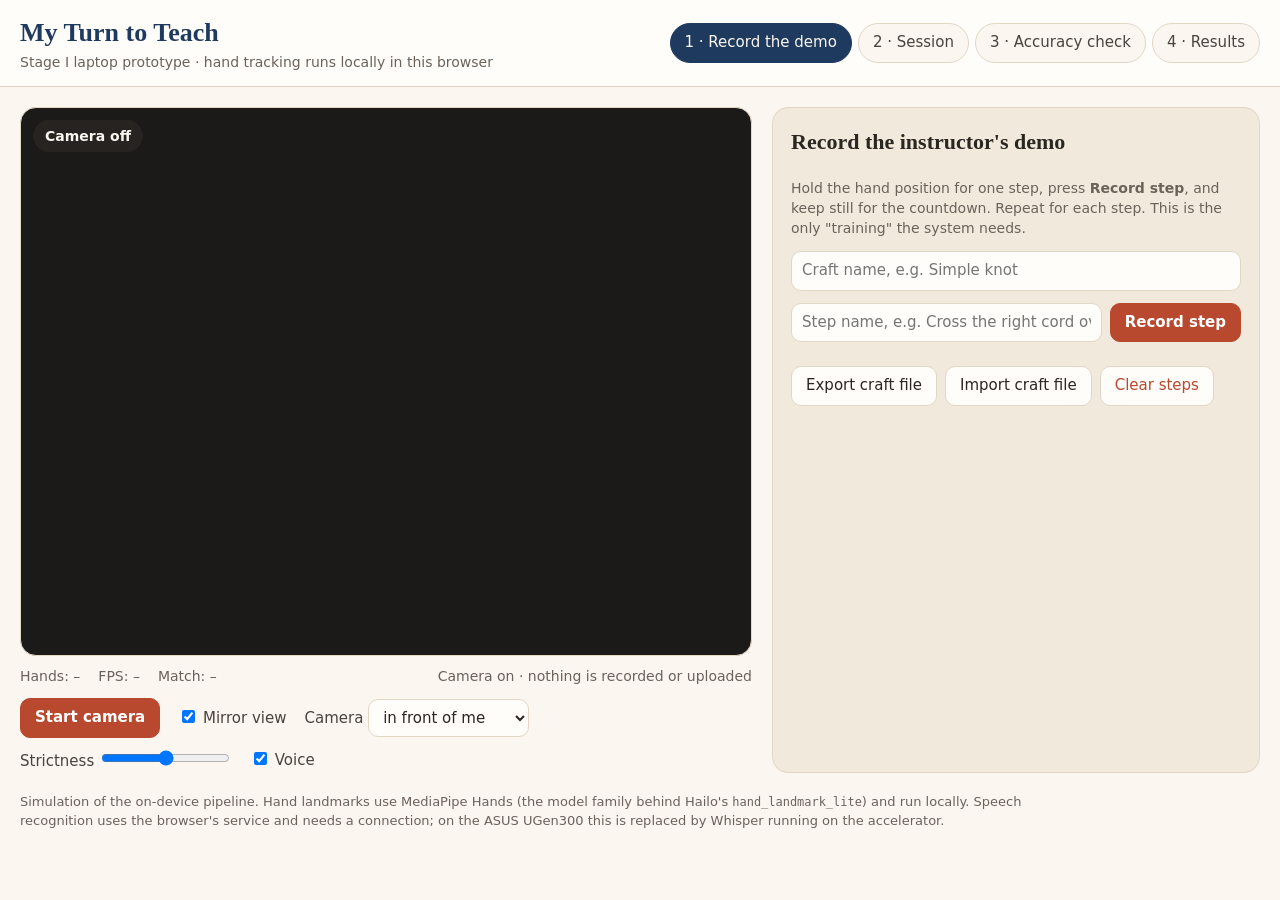
<file: index.html>
<!doctype html>
<html lang="en">
<head>
<meta charset="utf-8">
<meta name="viewport" content="width=device-width, initial-scale=1">
<title>My Turn to Teach — Stage I prototype</title>
<link rel="stylesheet" href="style.css">
</head>
<body>
<header class="top">
  <div class="brand">
    <h1>My Turn to Teach</h1>
    <p>Stage I laptop prototype · hand tracking runs locally in this browser</p>
  </div>
  <nav class="tabs" role="tablist">
    <button class="tab active" data-tab="setup" role="tab">1 · Record the demo</button>
    <button class="tab" data-tab="session" role="tab">2 · Session</button>
    <button class="tab" data-tab="eval" role="tab">3 · Accuracy check</button>
    <button class="tab" data-tab="results" role="tab">4 · Results</button>
  </nav>
</header>

<main class="layout">
  <section class="stage">
    <div class="video-wrap">
      <video id="video" playsinline muted></video>
      <canvas id="overlay"></canvas>
      <div id="badge" class="badge">Camera off</div>
      <div id="bubble" class="bubble hidden"></div>
      <div id="countdown" class="countdown hidden"></div>
    </div>
    <div class="statusbar">
      <span id="stat-hands">Hands: –</span>
      <span id="stat-fps">FPS: –</span>
      <span id="stat-match">Match: –</span>
      <span class="privacy">Camera on · nothing is recorded or uploaded</span>
    </div>
    <div class="controls">
      <button id="btn-camera" class="primary">Start camera</button>
      <label><input type="checkbox" id="opt-mirror" checked> Mirror view</label>
      <label>Camera
        <select id="opt-view">
          <option value="front">in front of me</option>
          <option value="overhead">above the table</option>
        </select>
      </label>
      <label>Strictness <input type="range" id="opt-strict" min="0" max="100" value="50"></label>
      <label><input type="checkbox" id="opt-voice" checked> Voice</label>
    </div>
  </section>

  <aside class="panel">
    <!-- 1 · setup -->
    <div class="pane" id="pane-setup">
      <h2>Record the instructor's demo</h2>
      <p class="help">Hold the hand position for one step, press <b>Record step</b>, and keep still for the countdown. Repeat for each step. This is the only "training" the system needs.</p>
      <div class="row">
        <input id="craft-name" type="text" placeholder="Craft name, e.g. Simple knot">
      </div>
      <div class="row">
        <input id="step-name" type="text" placeholder="Step name, e.g. Cross the right cord over">
        <button id="btn-record" class="primary">Record step</button>
      </div>
      <ol id="step-list" class="steps"></ol>
      <div class="row wrap">
        <button id="btn-export">Export craft file</button>
        <label class="filebtn">Import craft file<input id="file-import" type="file" accept="application/json"></label>
        <button id="btn-clear" class="danger">Clear steps</button>
      </div>
    </div>

    <!-- 2 · session -->
    <div class="pane hidden" id="pane-session">
      <h2>Session</h2>
      <div class="row">
        <input id="elder-name" type="text" placeholder="Learner's name">
        <button id="btn-start" class="primary">Start session</button>
        <button id="btn-stop">Stop</button>
      </div>
      <div id="session-step" class="stepcard">
        <p class="eyebrow" id="session-progress">No session running</p>
        <h3 id="session-title">Record at least one step first.</h3>
        <div class="refrow">
          <img id="ref-photo" alt="Reference photo for this step">
          <canvas id="ref-canvas" width="240" height="180"></canvas>
        </div>
      </div>
      <div id="tipcard" class="tipcard hidden">
        <p class="eyebrow">Your tip from last time</p>
        <p id="tip-text"></p>
      </div>
      <div id="teach" class="teach hidden">
        <p class="eyebrow">Your turn to teach</p>
        <p id="teach-prompt"></p>
        <textarea id="teach-input" rows="2" placeholder="Speak, or type the tip here"></textarea>
        <p id="teach-status" class="help"></p>
        <div class="row wrap">
          <button id="btn-tip-listen">Listen again</button>
          <button id="btn-tip-keep" class="primary">Yes, keep it</button>
          <button id="btn-tip-skip">Skip</button>
        </div>
      </div>
      <div id="story" class="story hidden">
        <p class="eyebrow">Story card</p>
        <div class="storybody">
          <img id="story-photo" alt="Photo of the finished piece">
          <div>
            <h3 id="story-title"></h3>
            <p id="story-meta" class="help"></p>
            <ul id="story-tips"></ul>
            <audio id="story-audio" controls class="hidden"></audio>
          </div>
        </div>
        <button id="btn-photo">Take a photo of the finished piece</button>
      </div>
    </div>

    <!-- 3 · evaluation -->
    <div class="pane hidden" id="pane-eval">
      <h2>Accuracy check</h2>
      <p class="help">The app asks you to do a step correctly, or wrongly on purpose. It then compares its own judgement with what it asked for. Twenty trials take about two minutes.</p>
      <div class="row">
        <label>Trials <input id="eval-n" type="number" min="4" max="60" value="20"></label>
        <button id="btn-eval" class="primary">Start check</button>
        <button id="btn-eval-stop">Stop</button>
      </div>
      <div class="stepcard">
        <p class="eyebrow" id="eval-progress">Not running</p>
        <h3 id="eval-instruction">Record steps, then start the check.</h3>
      </div>
      <ol id="eval-log" class="log"></ol>
    </div>

    <!-- 4 · results -->
    <div class="pane hidden" id="pane-results">
      <h2>Results for the proposal</h2>
      <div class="metrics">
        <div class="metric"><p class="num" id="m-track">–</p><p>Frames with both hands tracked</p></div>
        <div class="metric"><p class="num" id="m-acc">–</p><p>Steps judged correctly</p></div>
        <div class="metric"><p class="num" id="m-lat">–</p><p>Hint delay, wrong move to first word</p></div>
      </div>
      <p class="help" id="m-detail"></p>
      <div class="row wrap">
        <button id="btn-download" class="primary">Download results.json</button>
        <button id="btn-reset-results" class="danger">Reset results</button>
        <button id="btn-forget-tips" class="danger">Forget saved tips</button>
      </div>
      <h3>Saved tips</h3>
      <ul id="tips-list" class="log"></ul>
    </div>
  </aside>
</main>

<footer class="foot">
  <p>Simulation of the on-device pipeline. Hand landmarks use MediaPipe Hands (the model family behind Hailo's <code>hand_landmark_lite</code>) and run locally. Speech recognition uses the browser's service and needs a connection; on the ASUS UGen300 this is replaced by Whisper running on the accelerator.</p>
</footer>

<script src="vendor/mediapipe-hands/hands.js"></script>
<script src="app.js"></script>
</body>
</html>
</file>
<file: style.css>
:root {
  --paper: #FBF7F0;
  --paper-2: #F1E9DC;
  --card: #FFFDF9;
  --line: #E2D6C5;
  --ink: #2A2622;
  --ink-2: #4A433C;
  --muted: #6B625A;
  --indigo: #1F3A5F;
  --clay: #B8482E;
  --sand: #F2B880;
  --ok: #2E7D5B;
}
* { box-sizing: border-box; }
html, body { margin: 0; }
body {
  background: var(--paper);
  color: var(--ink);
  font-family: "Nunito Sans", "Segoe UI", system-ui, -apple-system, "Noto Sans TC", sans-serif;
  font-size: 17px;
  line-height: 1.45;
}
h1, h2, h3 { font-family: Georgia, "Times New Roman", serif; margin: 0; }
h1 { font-size: 26px; color: var(--indigo); }
h2 { font-size: 22px; margin-bottom: 8px; }
h3 { font-size: 19px; }
p { margin: 0; }
.top {
  display: flex; flex-wrap: wrap; gap: 12px 24px; align-items: center; justify-content: space-between;
  padding: 14px 20px; border-bottom: 1px solid var(--line); background: var(--card);
}
.brand p { color: var(--muted); font-size: 14px; }
.tabs { display: flex; flex-wrap: wrap; gap: 6px; }
.tab {
  border: 1px solid var(--line); background: var(--paper); color: var(--ink-2);
  padding: 8px 14px; border-radius: 999px; font: inherit; font-size: 15px; cursor: pointer;
}
.tab.active { background: var(--indigo); color: var(--paper); border-color: var(--indigo); }
.layout { display: grid; grid-template-columns: minmax(0, 1.5fr) minmax(320px, 1fr); gap: 20px; padding: 20px; }
@media (max-width: 900px) { .layout { grid-template-columns: 1fr; } }
.video-wrap {
  position: relative; width: 100%; aspect-ratio: 4 / 3; background: #1b1a18;
  border-radius: 16px; overflow: hidden; border: 1px solid var(--line);
}
#video { position: absolute; inset: 0; width: 100%; height: 100%; object-fit: cover; opacity: 0; }
#overlay { position: absolute; inset: 0; width: 100%; height: 100%; }
.badge {
  position: absolute; left: 12px; top: 12px; padding: 6px 12px; border-radius: 999px;
  background: rgba(42, 38, 34, .8); color: var(--paper); font-size: 14px; font-weight: 700;
}
.badge.ok { background: var(--ok); }
.badge.warn { background: var(--clay); }
.bubble {
  position: absolute; right: 12px; bottom: 12px; max-width: 70%;
  background: var(--indigo); color: var(--paper); padding: 12px 16px; border-radius: 16px;
  font-size: 20px; line-height: 1.35; box-shadow: 0 6px 18px rgba(0, 0, 0, .25);
}
.countdown {
  position: absolute; inset: 0; display: flex; align-items: center; justify-content: center;
  font-family: Georgia, serif; font-size: 120px; color: var(--paper); text-shadow: 0 4px 20px rgba(0, 0, 0, .6);
}
.hidden { display: none !important; }
.statusbar { display: flex; flex-wrap: wrap; gap: 6px 18px; margin-top: 10px; font-size: 14px; color: var(--muted); font-variant-numeric: tabular-nums; }
.statusbar .privacy { margin-left: auto; }
.controls { display: flex; flex-wrap: wrap; gap: 10px 18px; align-items: center; margin-top: 12px; font-size: 15px; color: var(--ink-2); }
button, .filebtn {
  font: inherit; font-size: 15px; padding: 8px 14px; border-radius: 10px; border: 1px solid var(--line);
  background: var(--card); color: var(--ink); cursor: pointer;
}
button.primary { background: var(--clay); border-color: var(--clay); color: #fff; font-weight: 700; }
button.danger { color: var(--clay); }
button:disabled { opacity: .5; cursor: not-allowed; }
.filebtn input { display: none; }
input[type=text], input[type=number], textarea, select {
  font: inherit; font-size: 15px; padding: 8px 10px; border: 1px solid var(--line); border-radius: 10px;
  background: var(--card); color: var(--ink); min-width: 0;
}
input[type=text], textarea { flex: 1; width: 100%; }
input[type=number] { width: 80px; }
.panel { background: var(--paper-2); border: 1px solid var(--line); border-radius: 16px; padding: 18px; min-width: 0; }
.pane { display: flex; flex-direction: column; gap: 12px; }
.help { color: var(--muted); font-size: 14px; }
.row { display: flex; gap: 8px; align-items: center; }
.row.wrap { flex-wrap: wrap; }
.steps, .log { margin: 0; padding-left: 22px; display: flex; flex-direction: column; gap: 6px; font-size: 15px; }
.steps li { display: flex; align-items: center; gap: 10px; background: var(--card); border: 1px solid var(--line); border-radius: 10px; padding: 6px 10px; }
.steps img { width: 64px; height: 48px; object-fit: cover; border-radius: 6px; }
.steps span { flex: 1; overflow-wrap: anywhere; }
.log li.ok { color: var(--ok); }
.log li.bad { color: var(--clay); }
.stepcard, .tipcard, .teach, .story { background: var(--card); border: 1px solid var(--line); border-radius: 14px; padding: 14px; display: flex; flex-direction: column; gap: 8px; }
.tipcard { background: var(--sand); border-color: var(--sand); }
.tipcard #tip-text { font-size: 19px; }
.eyebrow { font-size: 12px; font-weight: 700; letter-spacing: .08em; text-transform: uppercase; color: var(--clay); }
.tipcard .eyebrow { color: var(--ink); }
.refrow { display: flex; gap: 10px; flex-wrap: wrap; }
.refrow img, .refrow canvas { width: 240px; max-width: 100%; height: 180px; object-fit: cover; border-radius: 10px; background: var(--paper-2); border: 1px solid var(--line); }
.storybody { display: flex; gap: 12px; flex-wrap: wrap; }
.storybody img { width: 200px; height: 150px; object-fit: cover; border-radius: 10px; background: var(--paper-2); border: 1px solid var(--line); }
.storybody ul { margin: 6px 0 0; padding-left: 20px; }
.metrics { display: grid; grid-template-columns: repeat(3, minmax(0, 1fr)); gap: 10px; }
.metric { background: var(--card); border: 1px solid var(--line); border-radius: 14px; padding: 12px; font-size: 14px; color: var(--ink-2); }
.metric .num { font-family: Georgia, serif; font-size: 34px; color: var(--clay); font-variant-numeric: tabular-nums; }
.foot { padding: 0 20px 24px; color: var(--muted); font-size: 13px; max-width: 1100px; }
code { font-size: .92em; }
</file>
